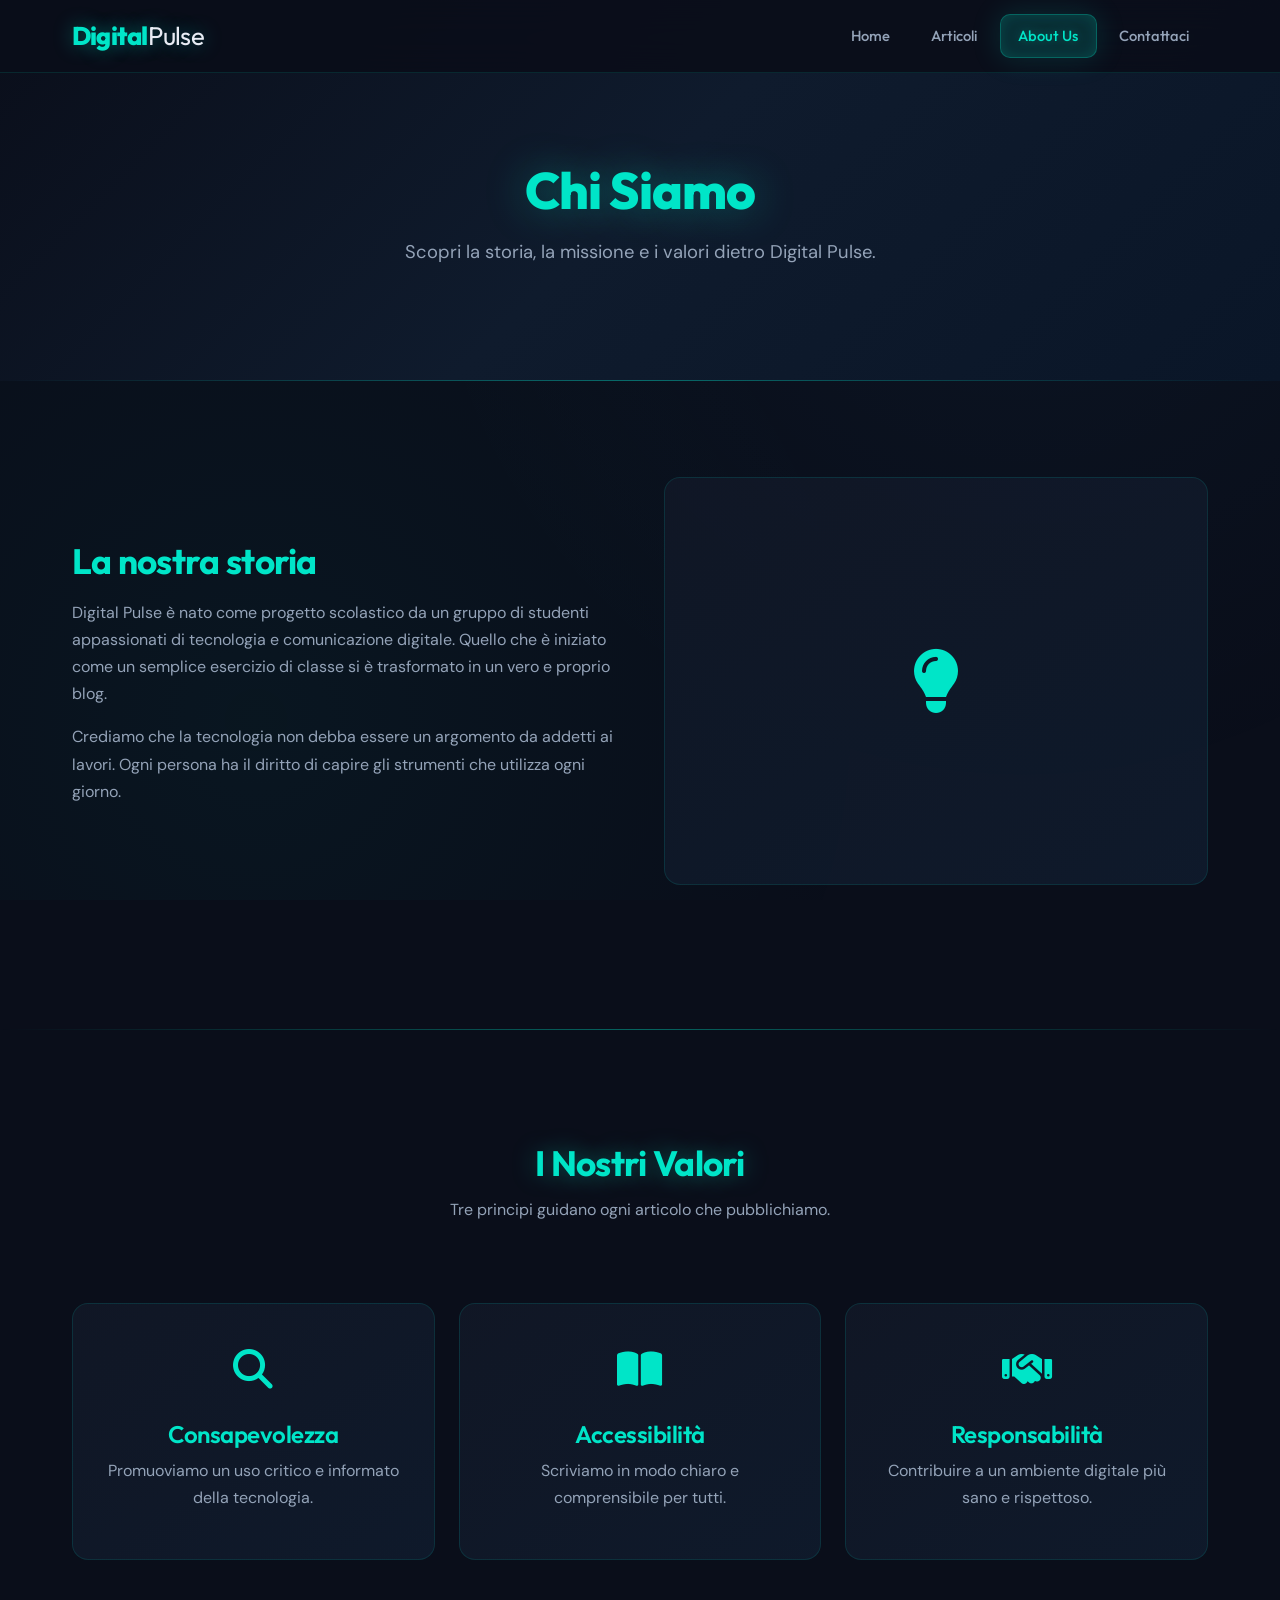
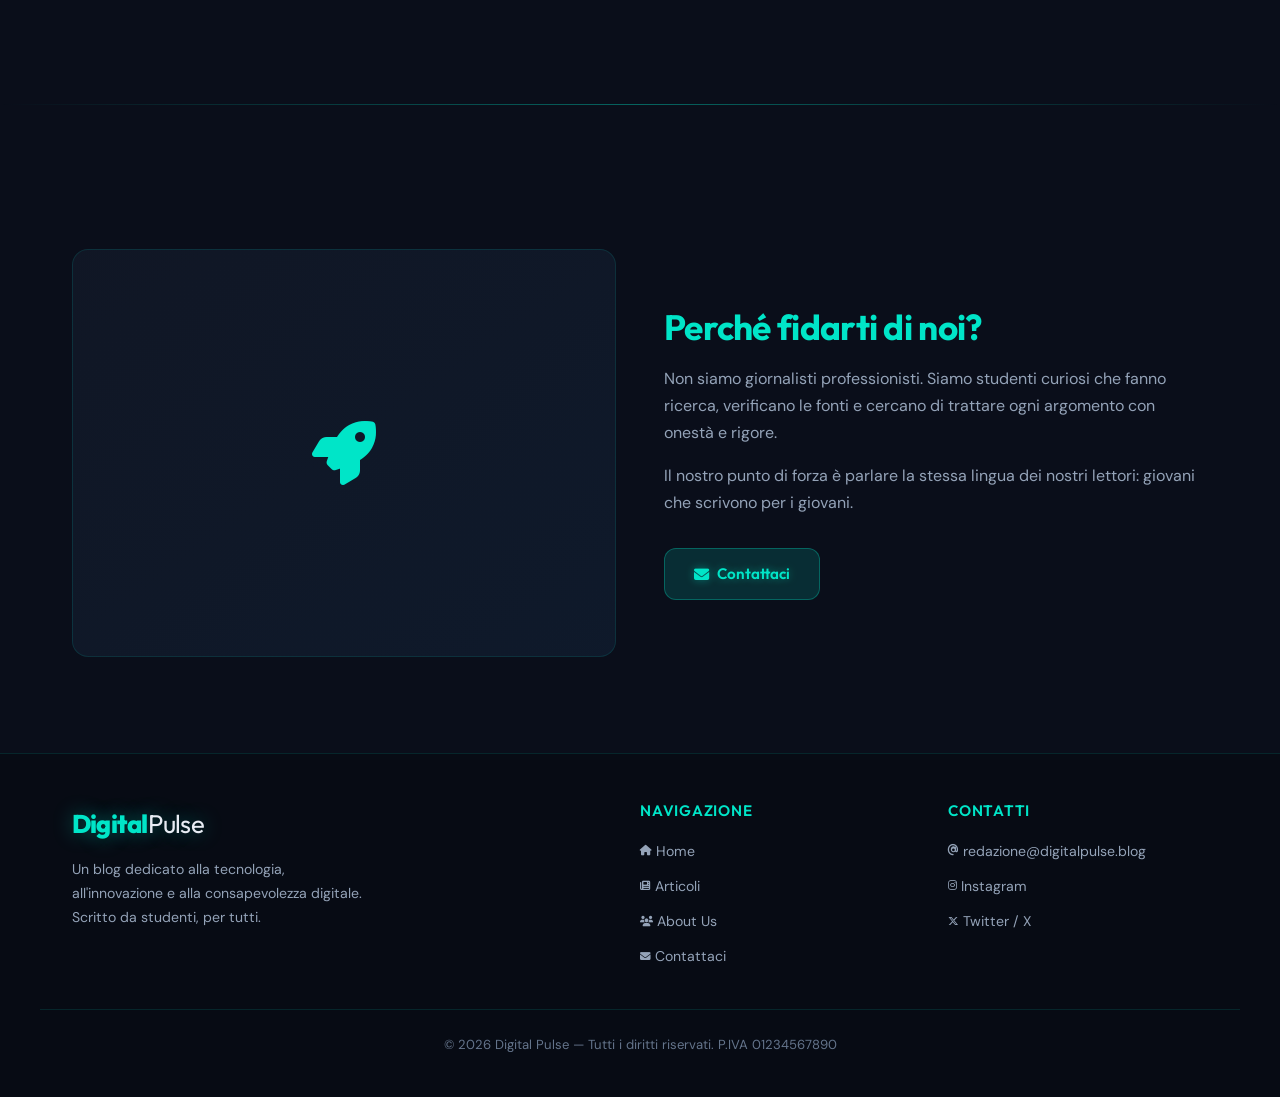
<file: about.html>
<!DOCTYPE html>
<html lang="it">
<head>
  <meta charset="UTF-8">
  <meta name="viewport" content="width=device-width, initial-scale=1.0">
  <title>About Us — Digital Pulse</title>
  <link rel="stylesheet" href="style.css">
  <link rel="stylesheet" href="https://cdnjs.cloudflare.com/ajax/libs/font-awesome/6.5.1/css/all.min.css">
</head>
<body>

  <header class="site-header">
    <div class="header-inner">
      <a href="index.html" class="site-logo">Digital<span>Pulse</span></a>
      <input type="checkbox" id="hamburger-toggle" class="hamburger-checkbox">
      <div class="nav-controls">
        <nav class="main-nav">
          <a href="index.html" class="nav-link">Home</a>
          <a href="articoli.html" class="nav-link">Articoli</a>
          <a href="about.html" class="nav-link active">About Us</a>
          <a href="contatti.html" class="nav-link">Contattaci</a>
        </nav>
        <label for="hamburger-toggle" class="hamburger-label">
          <span></span><span></span><span></span>
        </label>
      </div>
    </div>
  </header>

  <main>
    <section class="hero">
      <div class="container">
        <h1 class="fade-in">Chi Siamo</h1>
        <p class="fade-in fade-in-delay-1">Scopri la storia, la missione e i valori dietro Digital Pulse.</p>
      </div>
    </section>

    <section class="page-section">
      <div class="container">
        <div class="about-grid">
          <div class="about-text">
            <h2>La nostra storia</h2>
            <p>Digital Pulse &egrave; nato come progetto scolastico da un gruppo di studenti appassionati di tecnologia e comunicazione digitale. Quello che &egrave; iniziato come un semplice esercizio di classe si &egrave; trasformato in un vero e proprio blog.</p>
            <p>Crediamo che la tecnologia non debba essere un argomento da addetti ai lavori. Ogni persona ha il diritto di capire gli strumenti che utilizza ogni giorno.</p>
          </div>
          <div class="about-image-placeholder"><i class="fa-solid fa-lightbulb"></i></div>
        </div>
      </div>
    </section>

    <hr class="glow-divider">

    <section class="page-section">
      <div class="container">
        <div class="section-header">
          <h2>I Nostri Valori</h2>
          <p>Tre principi guidano ogni articolo che pubblichiamo.</p>
        </div>
        <div class="values-grid">
          <div class="value-card">
            <span class="value-icon"><i class="fa-solid fa-magnifying-glass"></i></span>
            <h3>Consapevolezza</h3>
            <p>Promuoviamo un uso critico e informato della tecnologia.</p>
          </div>
          <div class="value-card">
            <span class="value-icon"><i class="fa-solid fa-book-open"></i></span>
            <h3>Accessibilit&agrave;</h3>
            <p>Scriviamo in modo chiaro e comprensibile per tutti.</p>
          </div>
          <div class="value-card">
            <span class="value-icon"><i class="fa-solid fa-handshake"></i></span>
            <h3>Responsabilit&agrave;</h3>
            <p>Contribuire a un ambiente digitale pi&ugrave; sano e rispettoso.</p>
          </div>
        </div>
      </div>
    </section>

    <hr class="glow-divider">

    <section class="page-section">
      <div class="container">
        <div class="about-grid" style="direction: rtl;">
          <div class="about-text" style="direction: ltr;">
            <h2>Perch&eacute; fidarti di noi?</h2>
            <p>Non siamo giornalisti professionisti. Siamo studenti curiosi che fanno ricerca, verificano le fonti e cercano di trattare ogni argomento con onest&agrave; e rigore.</p>
            <p>Il nostro punto di forza &egrave; parlare la stessa lingua dei nostri lettori: giovani che scrivono per i giovani.</p>
            <a href="contatti.html" class="btn" style="margin-top: 1rem;"><i class="fa-solid fa-envelope"></i> Contattaci</a>
          </div>
          <div class="about-image-placeholder" style="direction: ltr;"><i class="fa-solid fa-rocket"></i></div>
        </div>
      </div>
    </section>
  </main>

  <footer class="site-footer">
    <div class="footer-grid">
      <div class="footer-brand">
        <a href="index.html" class="site-logo">Digital<span>Pulse</span></a>
        <p>Un blog dedicato alla tecnologia, all'innovazione e alla consapevolezza digitale. Scritto da studenti, per tutti.</p>
      </div>
      <div class="footer-col">
        <h4>Navigazione</h4>
        <ul>
          <li><a href="index.html"><i class="fa-solid fa-house fa-xs"></i> Home</a></li>
          <li><a href="articoli.html"><i class="fa-solid fa-newspaper fa-xs"></i> Articoli</a></li>
          <li><a href="about.html"><i class="fa-solid fa-users fa-xs"></i> About Us</a></li>
          <li><a href="contatti.html"><i class="fa-solid fa-envelope fa-xs"></i> Contattaci</a></li>
        </ul>
      </div>
      <div class="footer-col">
        <h4>Contatti</h4>
        <ul>
          <li><a href="mailto:redazione@digitalpulse.blog"><i class="fa-solid fa-at fa-xs"></i> redazione@digitalpulse.blog</a></li>
          <li><a href="#"><i class="fa-brands fa-instagram fa-xs"></i> Instagram</a></li>
          <li><a href="#"><i class="fa-brands fa-x-twitter fa-xs"></i> Twitter / X</a></li>
        </ul>
      </div>
    </div>
    <div class="footer-bottom">
      <p>&copy; 2026 Digital Pulse — Tutti i diritti riservati. P.IVA 01234567890</p>
    </div>
  </footer>

</body>
</html>
</file>
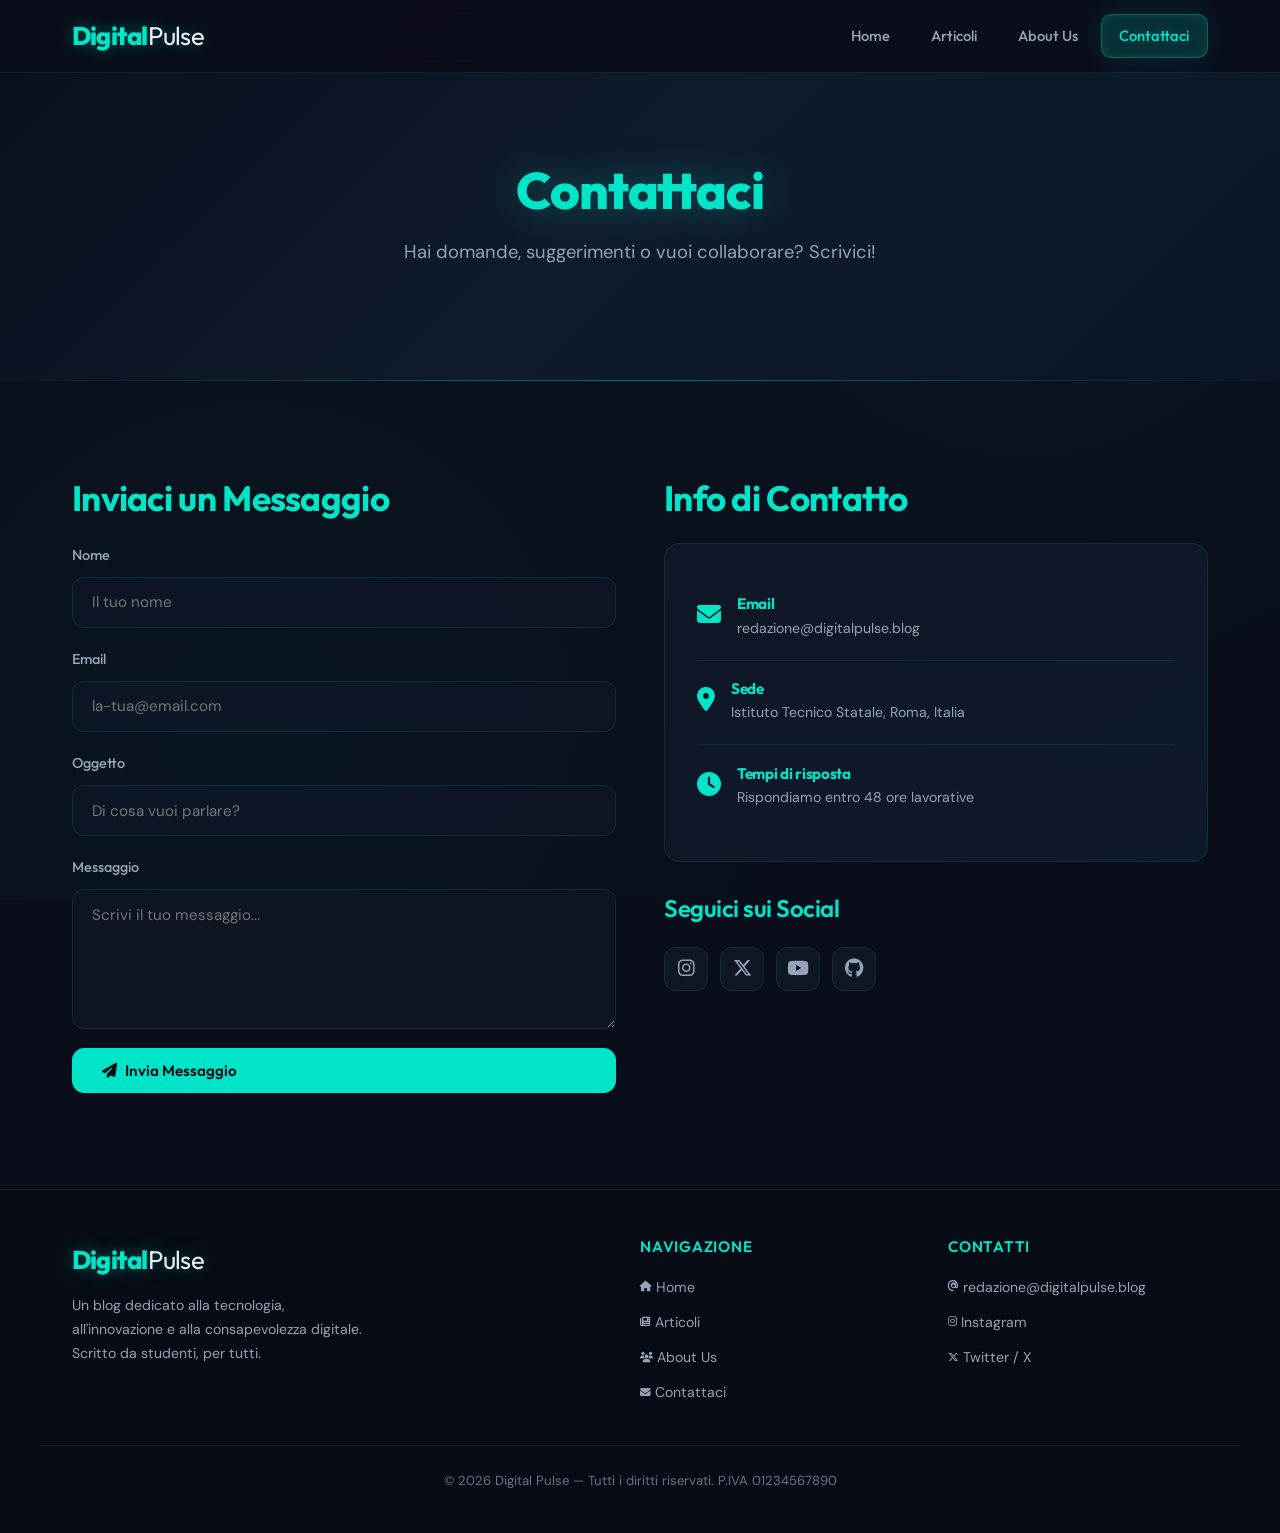
<file: contatti.html>
<!DOCTYPE html>
<html lang="it">
<head>
  <meta charset="UTF-8">
  <meta name="viewport" content="width=device-width, initial-scale=1.0">
  <title>Contattaci — Digital Pulse</title>
  <link rel="stylesheet" href="style.css">
  <link rel="stylesheet" href="https://cdnjs.cloudflare.com/ajax/libs/font-awesome/6.5.1/css/all.min.css">
</head>
<body>

  <header class="site-header">
    <div class="header-inner">
      <a href="index.html" class="site-logo">Digital<span>Pulse</span></a>
      <input type="checkbox" id="hamburger-toggle" class="hamburger-checkbox">
      <div class="nav-controls">
        <nav class="main-nav">
          <a href="index.html" class="nav-link">Home</a>
          <a href="articoli.html" class="nav-link">Articoli</a>
          <a href="about.html" class="nav-link">About Us</a>
          <a href="contatti.html" class="nav-link active">Contattaci</a>
        </nav>
        <label for="hamburger-toggle" class="hamburger-label">
          <span></span><span></span><span></span>
        </label>
      </div>
    </div>
  </header>

  <main>
    <section class="hero">
      <div class="container">
        <h1 class="fade-in">Contattaci</h1>
        <p class="fade-in fade-in-delay-1">Hai domande, suggerimenti o vuoi collaborare? Scrivici!</p>
      </div>
    </section>

    <section class="page-section">
      <div class="container">
        <div class="contact-grid">

          <div>
            <h2 style="margin-bottom: 1.5rem;">Inviaci un Messaggio</h2>
            <div class="contact-form">
              <label for="cf-name">Nome</label>
              <input type="text" id="cf-name" name="name" placeholder="Il tuo nome">

              <label for="cf-email">Email</label>
              <input type="email" id="cf-email" name="email" placeholder="la-tua@email.com">

              <label for="cf-subject">Oggetto</label>
              <input type="text" id="cf-subject" name="subject" placeholder="Di cosa vuoi parlare?">

              <label for="cf-message">Messaggio</label>
              <textarea id="cf-message" name="message" placeholder="Scrivi il tuo messaggio..."></textarea>

              <button type="button" class="btn btn-solid">
                <i class="fa-solid fa-paper-plane"></i> Invia Messaggio
              </button>
            </div>
          </div>

          <div>
            <h2 style="margin-bottom: 1.5rem;">Info di Contatto</h2>
            <div class="contact-info-box">
              <div class="contact-info-item">
                <span class="contact-info-icon"><i class="fa-solid fa-envelope"></i></span>
                <div>
                  <h4>Email</h4>
                  <p>redazione@digitalpulse.blog</p>
                </div>
              </div>
              <div class="contact-info-item">
                <span class="contact-info-icon"><i class="fa-solid fa-location-dot"></i></span>
                <div>
                  <h4>Sede</h4>
                  <p>Istituto Tecnico Statale, Roma, Italia</p>
                </div>
              </div>
              <div class="contact-info-item">
                <span class="contact-info-icon"><i class="fa-solid fa-clock"></i></span>
                <div>
                  <h4>Tempi di risposta</h4>
                  <p>Rispondiamo entro 48 ore lavorative</p>
                </div>
              </div>
            </div>

            <h3 style="margin-top: 2rem; margin-bottom: 1rem;">Seguici sui Social</h3>
            <div class="social-links">
              <a href="#" class="social-link" aria-label="Instagram"><i class="fa-brands fa-instagram"></i></a>
              <a href="#" class="social-link" aria-label="Twitter"><i class="fa-brands fa-x-twitter"></i></a>
              <a href="#" class="social-link" aria-label="YouTube"><i class="fa-brands fa-youtube"></i></a>
              <a href="#" class="social-link" aria-label="GitHub"><i class="fa-brands fa-github"></i></a>
            </div>
          </div>

        </div>
      </div>
    </section>
  </main>

  <footer class="site-footer">
    <div class="footer-grid">
      <div class="footer-brand">
        <a href="index.html" class="site-logo">Digital<span>Pulse</span></a>
        <p>Un blog dedicato alla tecnologia, all'innovazione e alla consapevolezza digitale. Scritto da studenti, per tutti.</p>
      </div>
      <div class="footer-col">
        <h4>Navigazione</h4>
        <ul>
          <li><a href="index.html"><i class="fa-solid fa-house fa-xs"></i> Home</a></li>
          <li><a href="articoli.html"><i class="fa-solid fa-newspaper fa-xs"></i> Articoli</a></li>
          <li><a href="about.html"><i class="fa-solid fa-users fa-xs"></i> About Us</a></li>
          <li><a href="contatti.html"><i class="fa-solid fa-envelope fa-xs"></i> Contattaci</a></li>
        </ul>
      </div>
      <div class="footer-col">
        <h4>Contatti</h4>
        <ul>
          <li><a href="mailto:redazione@digitalpulse.blog"><i class="fa-solid fa-at fa-xs"></i> redazione@digitalpulse.blog</a></li>
          <li><a href="#"><i class="fa-brands fa-instagram fa-xs"></i> Instagram</a></li>
          <li><a href="#"><i class="fa-brands fa-x-twitter fa-xs"></i> Twitter / X</a></li>
        </ul>
      </div>
    </div>
    <div class="footer-bottom">
      <p>&copy; 2026 Digital Pulse — Tutti i diritti riservati. P.IVA 01234567890</p>
    </div>
  </footer>

</body>
</html>
</file>
<file: style.css>
/* ═══════════════════════════════════════════════════════
   BLOG FUTURISTICO — CSS UNICO (VERSIONE SENZA JS)
   Font: Outfit (display) + DM Sans (body)
   Palette: Deep navy → Teal/Cyan glow — Solo Dark Mode
   ═══════════════════════════════════════════════════════ */

@import url('https://fonts.googleapis.com/css2?family=Outfit:wght@300;400;500;600;700;800;900&family=DM+Sans:ital,wght@0,300;0,400;0,500;0,700;1,400&display=swap');

/* ── Colori (Dark Mode fisso) ── */
:root {
  --bg-primary: #0a0e1a;
  --bg-secondary: #111827;
  --bg-card: rgba(17, 24, 39, 0.85);
  --bg-card-hover: rgba(20, 30, 55, 0.95);
  --bg-header: rgba(10, 14, 26, 0.92);
  --bg-footer: #070b14;
  --bg-input: rgba(17, 24, 39, 0.7);
  --text-primary: #e8ecf4;
  --text-secondary: #94a3b8;
  --text-muted: #64748b;
  --accent: #00e5c8;
  --accent-dim: rgba(0, 229, 200, 0.15);
  --accent-glow: rgba(0, 229, 200, 0.4);
  --accent-glow-strong: rgba(0, 229, 200, 0.7);
  --accent-secondary: #38bdf8;
  --border-color: rgba(0, 229, 200, 0.12);
  --border-glow: rgba(0, 229, 200, 0.3);
  --shadow-card: 0 4px 24px rgba(0, 0, 0, 0.4);
  --shadow-glow: 0 0 30px rgba(0, 229, 200, 0.15);
  --shadow-glow-strong: 0 0 40px rgba(0, 229, 200, 0.35);
  --gradient-hero: linear-gradient(135deg, #0a0e1a 0%, #0f1b2d 50%, #0a1628 100%);
  --gradient-card: linear-gradient(145deg, rgba(17,24,39,0.9), rgba(15,27,45,0.9));
  --overlay-pattern: radial-gradient(circle at 20% 80%, rgba(0,229,200,0.04) 0%, transparent 50%),
                     radial-gradient(circle at 80% 20%, rgba(56,189,248,0.04) 0%, transparent 50%);
}

/* ── Reset & Base ── */
*, *::before, *::after {
  margin: 0;
  padding: 0;
  box-sizing: border-box;
}

html {
  scroll-behavior: smooth;
  font-size: 16px;
}

body {
  font-family: 'DM Sans', sans-serif;
  background: var(--bg-primary);
  color: var(--text-primary);
  line-height: 1.7;
  min-height: 100vh;
  display: flex;
  flex-direction: column;
  overflow-x: hidden;
}

body::before {
  content: '';
  position: fixed;
  inset: 0;
  background: var(--overlay-pattern);
  pointer-events: none;
  z-index: 0;
}

/* ── Typography ── */
h1, h2, h3, h4 {
  font-family: 'Outfit', sans-serif;
  color: var(--accent);
  line-height: 1.2;
  letter-spacing: -0.02em;
}

h1 { font-size: clamp(2rem, 5vw, 3.2rem); font-weight: 800; }
h2 { font-size: clamp(1.5rem, 3.5vw, 2.2rem); font-weight: 700; }
h3 { font-size: clamp(1.2rem, 2.5vw, 1.5rem); font-weight: 600; }

p { color: var(--text-secondary); margin-bottom: 1rem; }

a {
  color: var(--accent);
  text-decoration: none;
  transition: all 0.3s ease;
}
a:hover {
  text-shadow: 0 0 12px var(--accent-glow);
}

/* ── Container ── */
.container {
  width: 100%;
  max-width: 1200px;
  margin: 0 auto;
  padding: 0 2rem;
}

/* ═══════════════════════════════════════
   HEADER & NAVIGATION
   ═══════════════════════════════════════ */
.site-header {
  position: fixed;
  top: 0;
  left: 0;
  right: 0;
  z-index: 1000;
  background: var(--bg-header);
  backdrop-filter: blur(20px);
  -webkit-backdrop-filter: blur(20px);
  border-bottom: 1px solid var(--border-color);
}

.header-inner {
  display: flex;
  align-items: center;
  justify-content: space-between;
  height: 72px;
  max-width: 1200px;
  margin: 0 auto;
  padding: 0 2rem;
}

.site-logo {
  font-family: 'Outfit', sans-serif;
  font-size: 1.6rem;
  font-weight: 800;
  color: var(--accent);
  text-shadow: 0 0 20px var(--accent-glow);
  letter-spacing: -0.03em;
  transition: text-shadow 0.3s ease;
}
.site-logo:hover {
  text-shadow: 0 0 30px var(--accent-glow-strong);
}
.site-logo span {
  color: var(--text-primary);
  font-weight: 400;
}

.nav-controls {
  display: flex;
  align-items: center;
  gap: 0.5rem;
}

/* Nav links */
.main-nav {
  display: flex;
  align-items: center;
  gap: 0.25rem;
}

.nav-link {
  position: relative;
  font-family: 'Outfit', sans-serif;
  font-size: 0.92rem;
  font-weight: 500;
  color: var(--text-secondary);
  padding: 0.55rem 1.1rem;
  border-radius: 10px;
  transition: all 0.3s ease;
  border: 1px solid transparent;
  cursor: pointer;
  white-space: nowrap;
}

.nav-link:hover {
  color: var(--accent);
  background: var(--accent-dim);
  border-color: var(--border-color);
  box-shadow: var(--shadow-glow);
  text-shadow: 0 0 10px var(--accent-glow);
  transform: scale(1.05);
}

.nav-link:active {
  transform: scale(1.08);
  box-shadow: var(--shadow-glow-strong);
}

/* Stato attivo della pagina corrente (classe da mettere manualmente nell'HTML) */
.nav-link.active {
  color: var(--accent);
  background: var(--accent-dim);
  border-color: var(--border-glow);
  box-shadow: var(--shadow-glow), inset 0 0 15px var(--accent-dim);
  text-shadow: 0 0 12px var(--accent-glow);
}

/* ── Hamburger Menu (PURO CSS con checkbox hack) ── */
.hamburger-checkbox {
  display: none;
}

.hamburger-label {
  display: none;
  flex-direction: column;
  gap: 5px;
  cursor: pointer;
  padding: 8px;
  border: 1px solid var(--border-color);
  border-radius: 10px;
  background: var(--bg-card);
  transition: all 0.3s ease;
}
.hamburger-label:hover {
  border-color: var(--border-glow);
  box-shadow: var(--shadow-glow);
}
.hamburger-label span {
  display: block;
  width: 22px;
  height: 2px;
  background: var(--accent);
  border-radius: 2px;
  transition: all 0.3s ease;
}

/* ═══════════════════════════════════════
   HERO SECTION
   ═══════════════════════════════════════ */
.hero {
  padding: 160px 0 80px;
  background: var(--gradient-hero);
  text-align: center;
  position: relative;
}

.hero::after {
  content: '';
  position: absolute;
  bottom: 0;
  left: 0;
  right: 0;
  height: 1px;
  background: linear-gradient(90deg, transparent, var(--accent-glow), transparent);
}

.hero h1 {
  margin-bottom: 1rem;
  text-shadow: 0 0 40px var(--accent-glow);
}

.hero p {
  font-size: 1.15rem;
  max-width: 600px;
  margin: 0 auto 2rem;
  color: var(--text-secondary);
}

/* ═══════════════════════════════════════
   BUTTONS
   ═══════════════════════════════════════ */
.btn {
  display: inline-flex;
  align-items: center;
  gap: 0.5rem;
  font-family: 'Outfit', sans-serif;
  font-weight: 600;
  font-size: 0.95rem;
  padding: 0.75rem 1.8rem;
  border-radius: 12px;
  border: 1px solid var(--border-glow);
  background: var(--accent-dim);
  color: var(--accent);
  cursor: pointer;
  transition: all 0.3s cubic-bezier(0.25, 0.46, 0.45, 0.94);
  text-shadow: 0 0 8px var(--accent-glow);
}

.btn:hover {
  transform: scale(1.06);
  box-shadow: var(--shadow-glow-strong);
  background: var(--accent);
  color: #0a0e1a;
  text-shadow: none;
  border-color: var(--accent);
}

.btn:active {
  transform: scale(1.1);
  box-shadow: 0 0 50px var(--accent-glow-strong);
}

.btn-solid {
  background: var(--accent);
  color: #0a0e1a;
  border-color: var(--accent);
  text-shadow: none;
}
.btn-solid:hover {
  box-shadow: 0 0 40px var(--accent-glow-strong);
  filter: brightness(1.15);
}

/* ═══════════════════════════════════════
   CARDS
   ═══════════════════════════════════════ */
.card {
  background: var(--gradient-card);
  border: 1px solid var(--border-color);
  border-radius: 16px;
  overflow: hidden;
  transition: all 0.4s cubic-bezier(0.25, 0.46, 0.45, 0.94);
  box-shadow: var(--shadow-card);
  backdrop-filter: blur(10px);
}

.card:hover {
  transform: translateY(-6px) scale(1.02);
  border-color: var(--border-glow);
  box-shadow: var(--shadow-card), var(--shadow-glow-strong);
}

.card:active {
  transform: translateY(-4px) scale(1.04);
  box-shadow: var(--shadow-card), 0 0 50px var(--accent-glow-strong);
}

.card-image {
  width: 100%;
  height: 220px;
  object-fit: cover;
  display: block;
  transition: transform 0.4s ease, filter 0.4s ease;
}

.card:hover .card-image {
  transform: scale(1.05);
  filter: brightness(1.1);
}

.card-body {
  padding: 1.5rem;
}

.card-meta {
  display: flex;
  align-items: center;
  gap: 1rem;
  margin-bottom: 0.75rem;
  font-size: 0.82rem;
  color: var(--text-muted);
  font-family: 'Outfit', sans-serif;
  font-weight: 500;
}

.card-tag {
  padding: 0.2rem 0.7rem;
  background: var(--accent-dim);
  border: 1px solid var(--border-color);
  border-radius: 20px;
  color: var(--accent);
  font-size: 0.75rem;
}

.card-body h3 {
  margin-bottom: 0.6rem;
  transition: text-shadow 0.3s ease;
}

.card:hover .card-body h3 {
  text-shadow: 0 0 20px var(--accent-glow);
}

.card-body p {
  font-size: 0.92rem;
  line-height: 1.6;
  margin-bottom: 1.2rem;
}

/* ═══════════════════════════════════════
   GRID LAYOUTS
   ═══════════════════════════════════════ */
.articles-grid {
  display: grid;
  grid-template-columns: repeat(auto-fill, minmax(340px, 1fr));
  gap: 2rem;
  padding: 3rem 0;
}

/* ═══════════════════════════════════════
   PAGE CONTENT
   ═══════════════════════════════════════ */
main {
  flex: 1;
  position: relative;
  z-index: 1;
}

.page-section {
  padding: 4rem 0;
}

.section-header {
  text-align: center;
  margin-bottom: 3rem;
}

.section-header h2 {
  margin-bottom: 0.75rem;
  text-shadow: 0 0 25px var(--accent-glow);
}

.section-header p {
  max-width: 550px;
  margin: 0 auto;
}

/* Divider line glow */
.glow-divider {
  height: 1px;
  background: linear-gradient(90deg, transparent, var(--accent-glow), transparent);
  border: none;
  margin: 3rem 0;
}

/* ═══════════════════════════════════════
   ARTICLE PAGE
   ═══════════════════════════════════════ */
.article-full {
  max-width: 780px;
  margin: 0 auto;
  padding: 140px 2rem 4rem;
}

.article-full h1 {
  margin-bottom: 1rem;
}

.article-full .article-meta {
  display: flex;
  align-items: center;
  gap: 1.5rem;
  margin-bottom: 2rem;
  padding-bottom: 1.5rem;
  border-bottom: 1px solid var(--border-color);
  font-size: 0.9rem;
  color: var(--text-muted);
  font-family: 'Outfit', sans-serif;
}

.article-full .article-content {
  font-size: 1.05rem;
  line-height: 1.85;
}

.article-full .article-content p {
  margin-bottom: 1.5rem;
  color: var(--text-secondary);
}

.article-full .article-content h2 {
  margin: 2.5rem 0 1rem;
}

.article-full .article-content h3 {
  margin: 2rem 0 0.75rem;
}

.article-full .article-content img {
  width: 100%;
  border-radius: 12px;
  margin: 2rem 0;
  border: 1px solid var(--border-color);
}

.article-full .article-content blockquote {
  border-left: 3px solid var(--accent);
  padding: 1rem 1.5rem;
  margin: 2rem 0;
  background: var(--accent-dim);
  border-radius: 0 12px 12px 0;
  font-style: italic;
  color: var(--text-secondary);
}

.article-full .article-content ul,
.article-full .article-content ol {
  padding-left: 1.5rem;
  margin-bottom: 1.5rem;
  color: var(--text-secondary);
}

.article-full .article-content li {
  margin-bottom: 0.5rem;
}

/* ═══════════════════════════════════════
   COMMENTS SECTION (statica, senza form)
   ═══════════════════════════════════════ */
.comments-section {
  max-width: 780px;
  margin: 0 auto;
  padding: 0 2rem 4rem;
}

.comments-section h2 {
  margin-bottom: 2rem;
}

.comment-item {
  padding: 1.2rem 1.5rem;
  margin-bottom: 1rem;
  background: var(--gradient-card);
  border: 1px solid var(--border-color);
  border-radius: 14px;
  transition: all 0.3s ease;
}

.comment-item:hover {
  border-color: var(--border-glow);
  box-shadow: var(--shadow-glow);
}

.comment-author {
  font-family: 'Outfit', sans-serif;
  font-weight: 600;
  color: var(--accent);
  font-size: 0.92rem;
  margin-bottom: 0.25rem;
}

.comment-date {
  font-size: 0.78rem;
  color: var(--text-muted);
  margin-bottom: 0.5rem;
}

.comment-text {
  font-size: 0.92rem;
  color: var(--text-secondary);
  line-height: 1.6;
}

/* ═══════════════════════════════════════
   ABOUT PAGE
   ═══════════════════════════════════════ */
.about-grid {
  display: grid;
  grid-template-columns: 1fr 1fr;
  gap: 3rem;
  align-items: center;
  padding: 2rem 0;
}

.about-text h2 {
  margin-bottom: 1rem;
}

.about-image-placeholder {
  width: 100%;
  aspect-ratio: 4 / 3;
  background: var(--gradient-card);
  border: 1px solid var(--border-color);
  border-radius: 16px;
  display: flex;
  align-items: center;
  justify-content: center;
  font-size: 4rem;
  color: var(--accent);
  transition: all 0.4s ease;
}

.about-image-placeholder:hover {
  box-shadow: var(--shadow-glow-strong);
  transform: scale(1.03);
  border-color: var(--border-glow);
}

.values-grid {
  display: grid;
  grid-template-columns: repeat(auto-fit, minmax(240px, 1fr));
  gap: 1.5rem;
  padding: 2rem 0;
}

.value-card {
  padding: 2rem;
  background: var(--gradient-card);
  border: 1px solid var(--border-color);
  border-radius: 16px;
  text-align: center;
  transition: all 0.4s cubic-bezier(0.25, 0.46, 0.45, 0.94);
}

.value-card:hover {
  transform: translateY(-6px) scale(1.03);
  border-color: var(--border-glow);
  box-shadow: var(--shadow-glow-strong);
}

.value-card:active {
  transform: translateY(-4px) scale(1.06);
}

.value-icon {
  font-size: 2.5rem;
  margin-bottom: 1rem;
  display: block;
  color: var(--accent);
}

.value-card h3 {
  margin-bottom: 0.5rem;
}

/* ═══════════════════════════════════════
   CONTACT PAGE
   ═══════════════════════════════════════ */
.contact-grid {
  display: grid;
  grid-template-columns: 1fr 1fr;
  gap: 3rem;
  padding: 2rem 0;
}

.contact-form {
  display: flex;
  flex-direction: column;
  gap: 1.2rem;
}

.contact-form label {
  font-family: 'Outfit', sans-serif;
  font-weight: 500;
  font-size: 0.9rem;
  color: var(--text-secondary);
  margin-bottom: -0.6rem;
}

.contact-form input,
.contact-form textarea {
  font-family: 'DM Sans', sans-serif;
  font-size: 0.95rem;
  padding: 0.9rem 1.2rem;
  border-radius: 12px;
  border: 1px solid var(--border-color);
  background: var(--bg-input);
  color: var(--text-primary);
  transition: all 0.3s ease;
  outline: none;
}

.contact-form input:focus,
.contact-form textarea:focus {
  border-color: var(--accent);
  box-shadow: 0 0 20px var(--accent-glow);
}

.contact-form textarea {
  resize: vertical;
  min-height: 140px;
}

.contact-info-box {
  background: var(--gradient-card);
  border: 1px solid var(--border-color);
  border-radius: 16px;
  padding: 2rem;
}

.contact-info-item {
  display: flex;
  align-items: flex-start;
  gap: 1rem;
  padding: 1.2rem 0;
  border-bottom: 1px solid var(--border-color);
  transition: all 0.3s ease;
}

.contact-info-item:last-child {
  border-bottom: none;
}

.contact-info-item:hover {
  padding-left: 0.5rem;
}

.contact-info-icon {
  font-size: 1.5rem;
  flex-shrink: 0;
  color: var(--accent);
}

.contact-info-item h4 {
  font-size: 0.95rem;
  color: var(--accent);
  margin-bottom: 0.2rem;
}

.contact-info-item p {
  font-size: 0.88rem;
  margin: 0;
}

.social-links {
  display: flex;
  gap: 0.75rem;
  margin-top: 1.5rem;
}

.social-link {
  width: 44px;
  height: 44px;
  display: flex;
  align-items: center;
  justify-content: center;
  border-radius: 12px;
  border: 1px solid var(--border-color);
  background: var(--bg-card);
  font-size: 1.2rem;
  transition: all 0.3s ease;
  color: var(--text-secondary);
}

.social-link:hover {
  border-color: var(--border-glow);
  box-shadow: var(--shadow-glow);
  transform: scale(1.12);
  color: var(--accent);
  background: var(--accent-dim);
}

.social-link:active {
  transform: scale(1.18);
  box-shadow: var(--shadow-glow-strong);
}

/* ═══════════════════════════════════════
   FOOTER
   ═══════════════════════════════════════ */
.site-footer {
  background: var(--bg-footer);
  border-top: 1px solid var(--border-color);
  padding: 3rem 0 1.5rem;
  position: relative;
  z-index: 1;
}

.footer-grid {
  display: grid;
  grid-template-columns: 2fr 1fr 1fr;
  gap: 3rem;
  max-width: 1200px;
  margin: 0 auto;
  padding: 0 2rem 2rem;
}

.footer-brand .site-logo {
  display: inline-block;
  margin-bottom: 0.75rem;
}

.footer-brand p {
  font-size: 0.88rem;
  max-width: 300px;
}

.footer-col h4 {
  font-family: 'Outfit', sans-serif;
  font-size: 0.95rem;
  font-weight: 600;
  color: var(--accent);
  margin-bottom: 1rem;
  text-transform: uppercase;
  letter-spacing: 0.05em;
}

.footer-col ul {
  list-style: none;
}

.footer-col li {
  margin-bottom: 0.5rem;
}

.footer-col a {
  font-size: 0.88rem;
  color: var(--text-secondary);
  transition: all 0.3s ease;
}

.footer-col a:hover {
  color: var(--accent);
  padding-left: 0.3rem;
  text-shadow: 0 0 10px var(--accent-glow);
}

.footer-bottom {
  text-align: center;
  padding-top: 1.5rem;
  border-top: 1px solid var(--border-color);
  max-width: 1200px;
  margin: 0 auto;
  padding-left: 2rem;
  padding-right: 2rem;
}

.footer-bottom p {
  font-size: 0.82rem;
  color: var(--text-muted);
}

/* ═══════════════════════════════════════
   ANIMATIONS (solo CSS, no JS observer)
   ═══════════════════════════════════════ */
@keyframes fadeInUp {
  from { opacity: 0; transform: translateY(30px); }
  to { opacity: 1; transform: translateY(0); }
}

.fade-in {
  animation: fadeInUp 0.6s ease forwards;
}

.fade-in-delay-1 { animation-delay: 0.1s; opacity: 0; }
.fade-in-delay-2 { animation-delay: 0.2s; opacity: 0; }
.fade-in-delay-3 { animation-delay: 0.3s; opacity: 0; }
.fade-in-delay-4 { animation-delay: 0.4s; opacity: 0; }

/* ═══════════════════════════════════════
   RESPONSIVE
   ═══════════════════════════════════════ */
@media (max-width: 900px) {
  .about-grid,
  .contact-grid {
    grid-template-columns: 1fr;
  }

  .footer-grid {
    grid-template-columns: 1fr;
    gap: 2rem;
  }
}

@media (max-width: 768px) {
  /* Hamburger puro CSS: mostra il label */
  .hamburger-label {
    display: flex;
  }

  .main-nav {
    display: none;
    position: absolute;
    top: 72px;
    left: 0;
    right: 0;
    flex-direction: column;
    background: var(--bg-header);
    backdrop-filter: blur(20px);
    padding: 1rem;
    border-bottom: 1px solid var(--border-color);
    gap: 0.25rem;
  }

  /* Quando il checkbox è checked, mostra il menu */
  .hamburger-checkbox:checked ~ .nav-controls .main-nav {
    display: flex;
  }

  .nav-link {
    width: 100%;
    text-align: center;
  }

  .articles-grid {
    grid-template-columns: 1fr;
  }

  .hero {
    padding: 130px 0 60px;
  }
}

@media (max-width: 480px) {
  .container {
    padding: 0 1rem;
  }

  .header-inner {
    padding: 0 1rem;
  }
}
</file>
